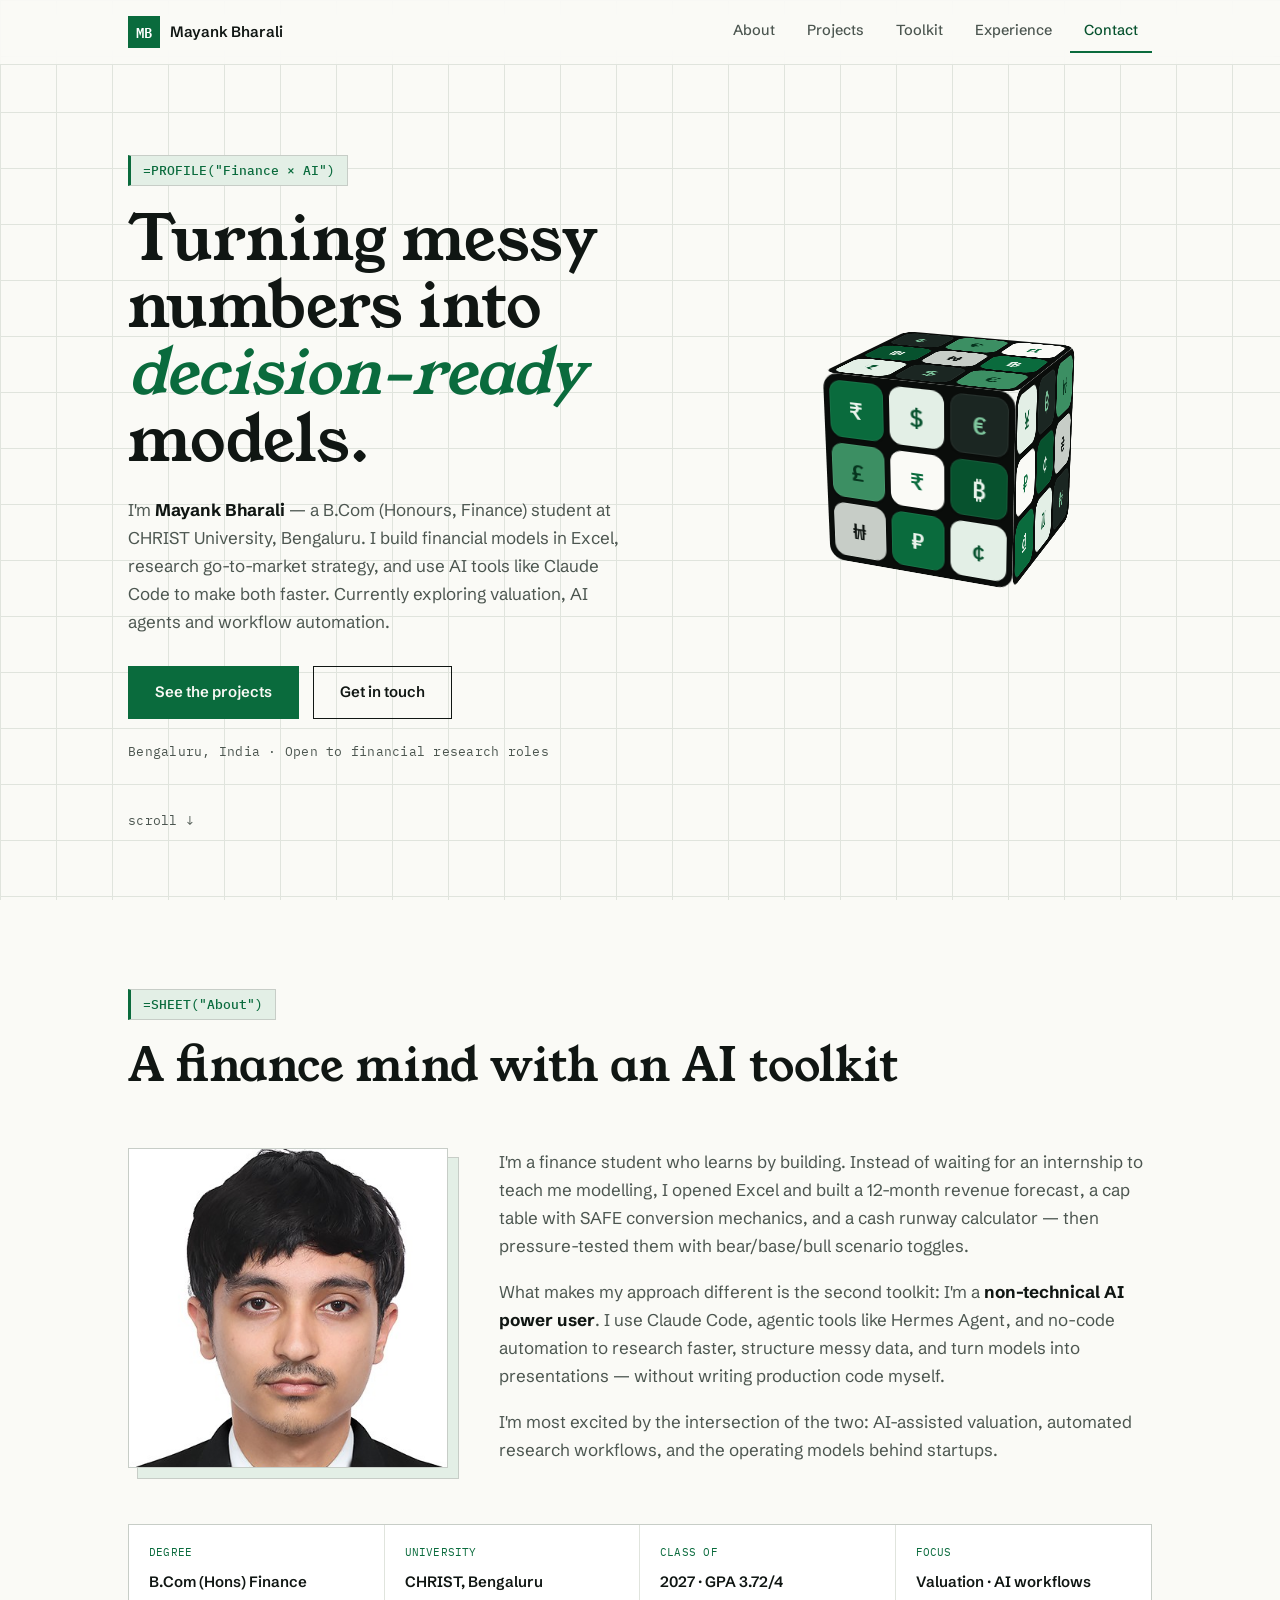
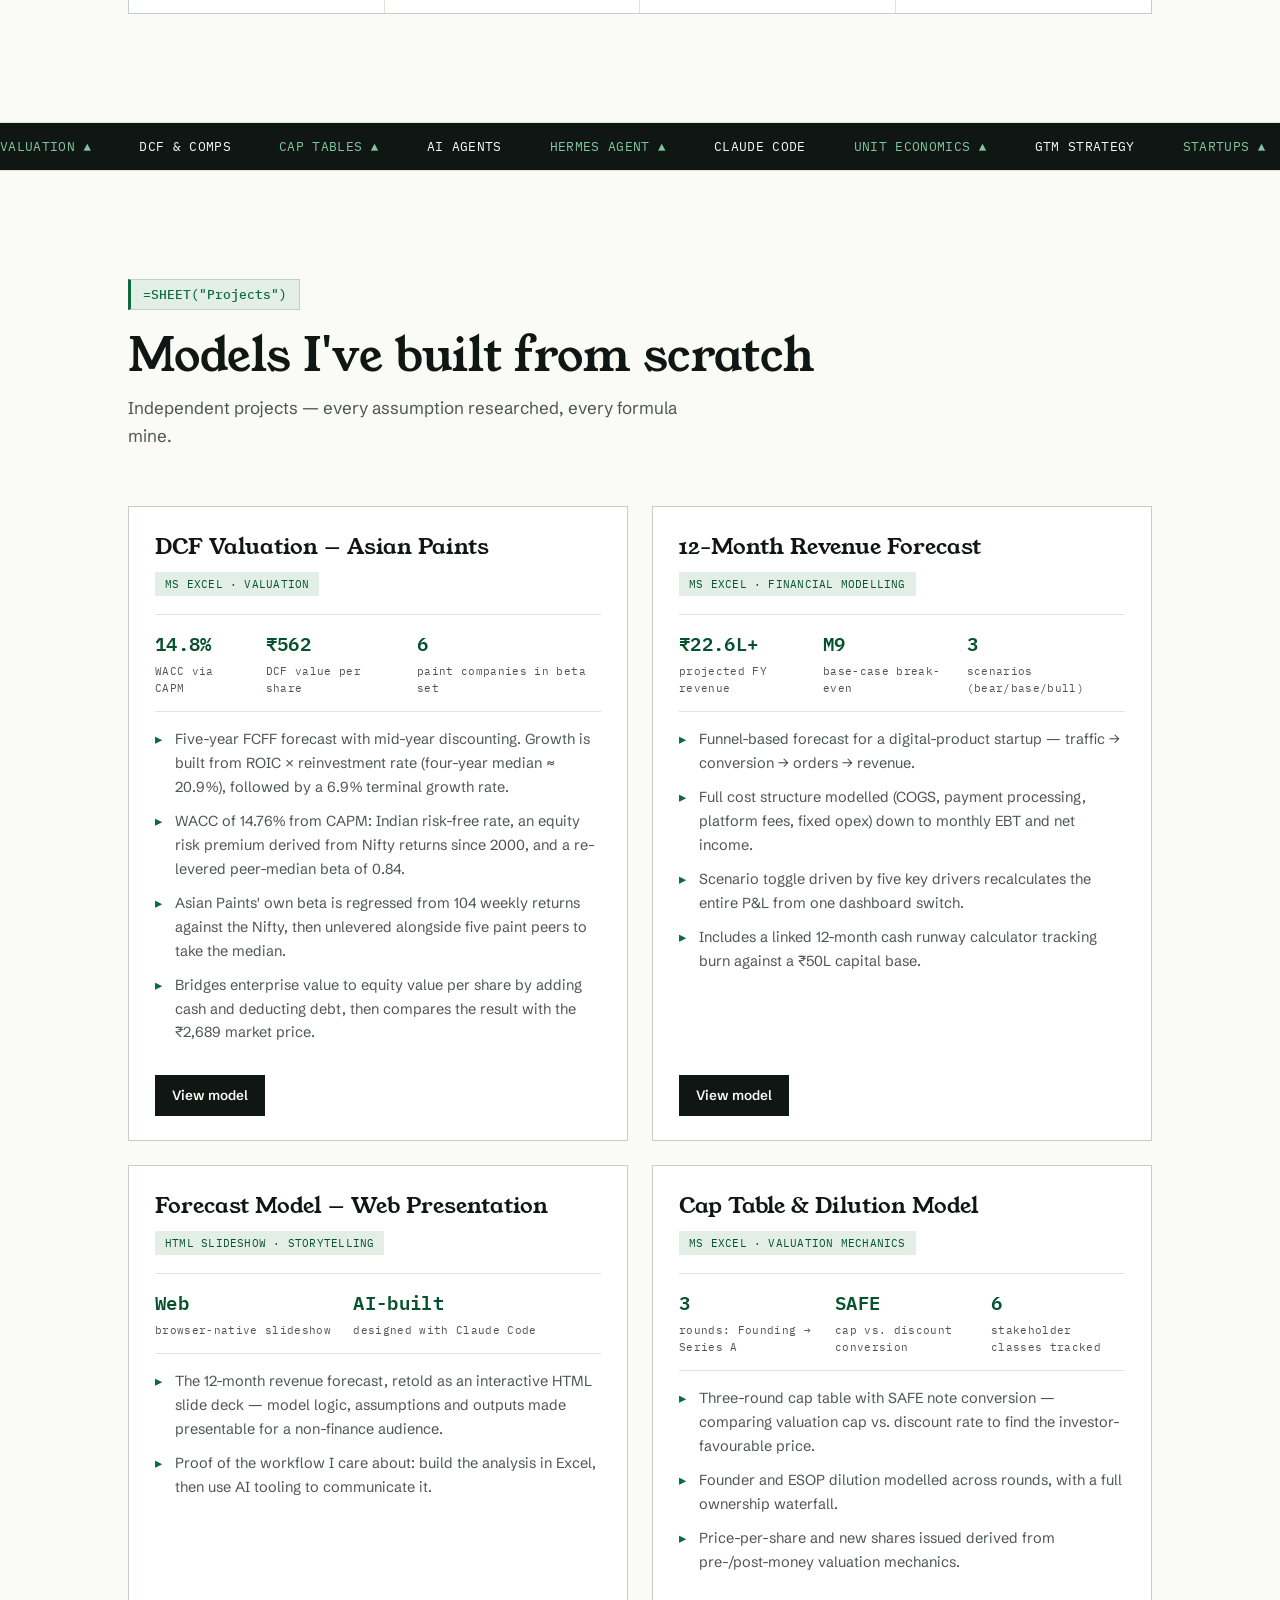
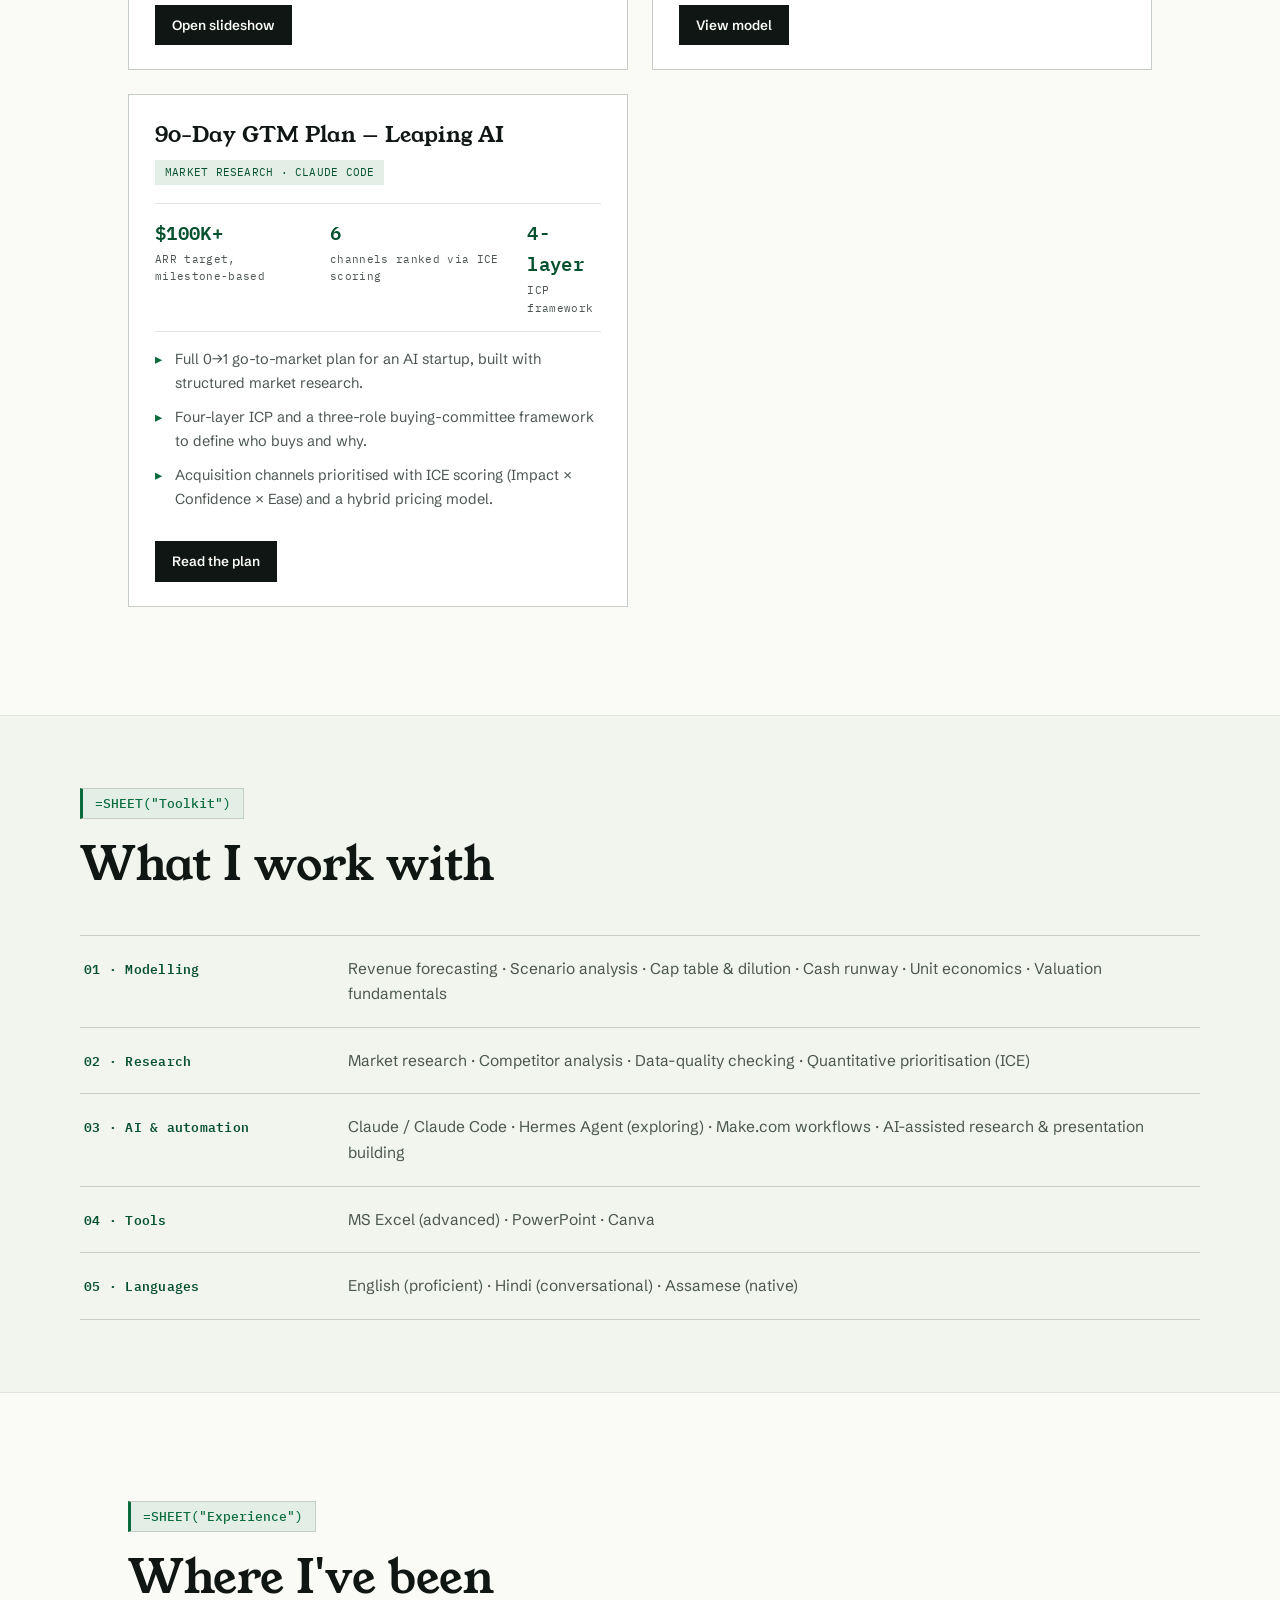
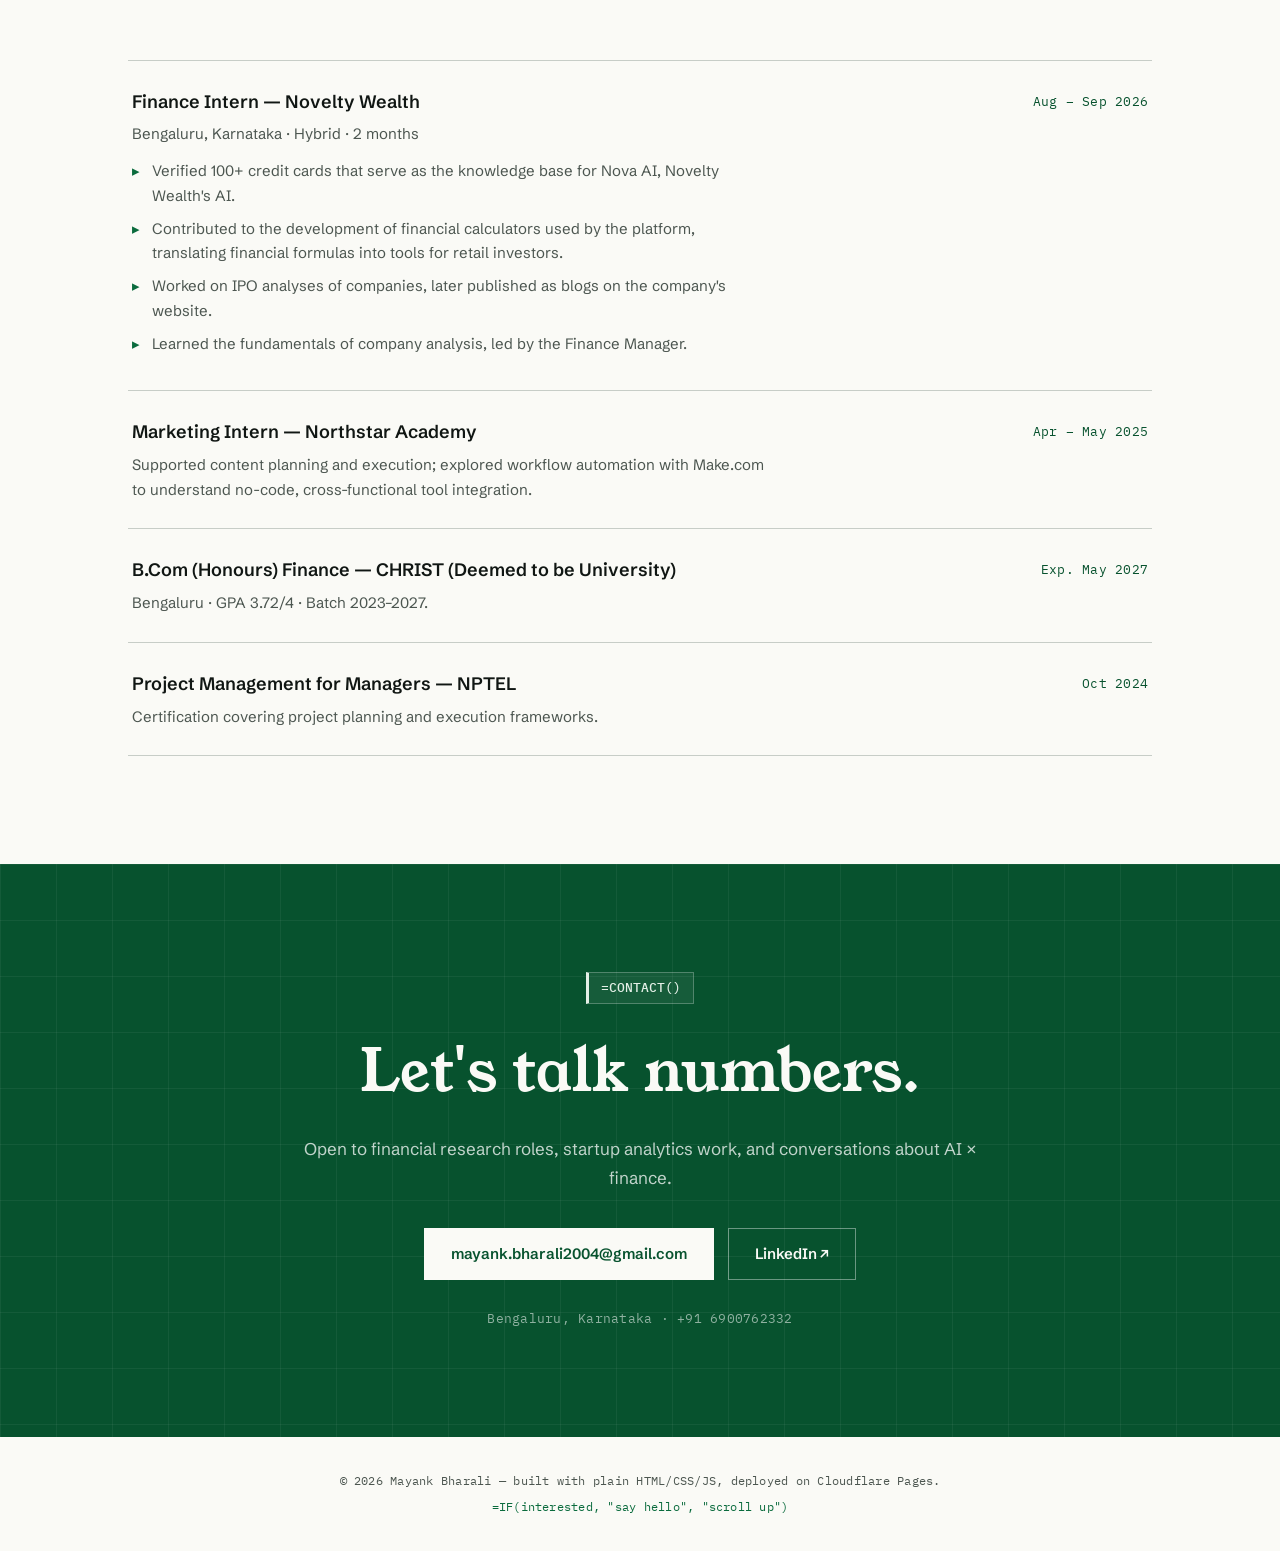
<file: index.html>
<!DOCTYPE html>
<html lang="en">
<head>
  <!-- ============================================================
       MAYANK BHARALI — PORTFOLIO
       ------------------------------------------------------------
       HOW THIS FILE IS ORGANISED (top to bottom):
         1. <head>   : metadata, fonts, stylesheet link
         2. <nav>    : sticky top navigation (sheet-tab style)
         3. <header> : hero — headline + draggable 3D currency cube
         4. <main>   : sections in order:
              #about      — bio, photo placeholder, quick facts
              (ticker)    — scrolling marquee of current interests
              #projects   — project cards (the core of the site)
              #skills     — toolkit grouped as ledger rows
              #experience — internship, certifications, education
              #contact    — email / LinkedIn buttons
         5. <footer> : small print
         6. <script> : js/main.js (all animations live there)

       DESIGN CONCEPT: "the workbook".
       Because the portfolio is built on Excel models, the site
       borrows spreadsheet vernacular — section labels look like
       formulas, project cards behave like selected cells, and the
       hero features a spinnable currency cube. Search for the word
       "PLACEHOLDER" in this file to find everything you still
       need to fill in (links, photo, etc.).
       ============================================================ -->
  <meta charset="UTF-8" />
  <meta name="viewport" content="width=device-width, initial-scale=1.0" />
  <title>Mayank Bharali — Finance × AI Portfolio</title>
  <meta name="description" content="Portfolio of Mayank Bharali — finance student building financial models, valuation tools and AI-powered workflows. Revenue forecasting, cap table modelling, GTM strategy." />

  <!-- Fonts: Young Serif (display headlines), Schibsted Grotesk (body),
       IBM Plex Mono (all numbers / labels — has tabular numerals so
       figures line up like a real spreadsheet). Loaded from Google
       Fonts; works fine on Cloudflare Pages. -->
  <link rel="preconnect" href="https://fonts.googleapis.com" />
  <link rel="preconnect" href="https://fonts.gstatic.com" crossorigin />
  <link href="https://fonts.googleapis.com/css2?family=Young+Serif&family=Schibsted+Grotesk:ital,wght@0,400;0,500;0,600;0,700;1,400&family=IBM+Plex+Mono:wght@400;500;600&display=swap" rel="stylesheet" />

  <link rel="stylesheet" href="css/style.css" />

  <!-- Simple inline favicon: a green square, like a selected cell -->
  <link rel="icon" href="data:image/svg+xml,<svg xmlns='http://www.w3.org/2000/svg' viewBox='0 0 16 16'><rect width='16' height='16' rx='3' fill='%230A6B3D'/><text x='8' y='12' font-size='10' text-anchor='middle' fill='white' font-family='monospace'>M</text></svg>" />
</head>
<body>

  <!-- ==========================================================
       NAVIGATION
       Sticky bar. Links are styled like spreadsheet sheet-tabs.
       The JS highlights whichever section is currently on screen.
       To add a nav item: copy one <a> and point href at a section id.
       ========================================================== -->
  <nav class="nav" id="nav">
    <div class="nav__inner">
      <!-- Logo mark: initials inside a "cell" -->
      <a href="#top" class="nav__logo" aria-label="Back to top">
        <span class="nav__logo-cell">MB</span>
        <span class="nav__logo-name">Mayank&nbsp;Bharali</span>
      </a>

      <!-- Hamburger button, only visible on mobile (JS toggles menu) -->
      <button class="nav__toggle" id="navToggle" aria-label="Open menu" aria-expanded="false">
        <span></span><span></span><span></span>
      </button>

      <div class="nav__links" id="navLinks">
        <a href="#about"      class="nav__link">About</a>
        <a href="#projects"   class="nav__link">Projects</a>
        <a href="#skills"     class="nav__link">Toolkit</a>
        <a href="#experience" class="nav__link">Experience</a>
        <a href="#contact"    class="nav__link">Contact</a>
      </div>
    </div>
  </nav>

  <!-- ==========================================================
       HERO
       Left: eyebrow + headline + subline + CTAs.
       Right: a draggable 3D Rubik's cube of currency symbols, floating
       directly on the page background (no card around it).
       All animation logic is in js/main.js (search "RUBIK").
       ========================================================== -->
  <header class="hero" id="top">
    <div class="hero__inner">

      <div class="hero__copy">
        <!-- Eyebrow styled like a formula — the site's signature motif -->
        <p class="formula hero__eyebrow">=PROFILE(&quot;Finance × AI&quot;)</p>

        <h1 class="hero__title">
          Turning messy numbers into
          <em>decision-ready</em> models.
        </h1>

        <p class="hero__sub">
          I'm <strong>Mayank Bharali</strong> — a B.Com (Honours, Finance) student at
          CHRIST University, Bengaluru. I build financial models in Excel, research
          go-to-market strategy, and use AI tools like Claude Code to make both
          faster. Currently exploring valuation, AI agents and workflow automation.
        </p>

        <div class="hero__actions">
          <a href="#projects" class="btn btn--primary">See the projects</a>
          <a href="#contact" class="btn btn--ghost">Get in touch</a>
        </div>

        <!-- Small trust line under the buttons -->
        <p class="hero__meta mono">Bengaluru, India · Open to financial research roles</p>
      </div>

      <!-- The live model cube (signature element). Sits directly on the
           hero's own background — no card/box around it, just the cube.
           It's a CSS 3D cube (6 faces × 9 tiles, every tile a
           world-currency symbol on an on-theme tile colour) that the
           visitor can spin by dragging — it rotates in place, never
           leaving its spot. Built entirely in js/main.js (search
           "RUBIK"); this stage is just the mount point. -->
      <div class="hero__cube">
        <div class="rubik-stage" id="rubikStage" role="img"
             aria-label="Interactive 3D cube of world-currency symbols — drag, or use arrow keys, to spin it"></div>
      </div>

    </div>

    <!-- Scroll hint at the bottom of the hero -->
    <a href="#about" class="hero__scroll mono" aria-label="Scroll to about section">scroll ↓</a>
  </header>

  <main>

    <!-- ==========================================================
         ABOUT
         Two columns: photo placeholder + narrative, then a row of
         "quick fact" cells underneath.
         Every section uses the same skeleton:
           <section class="section" id="...">
             <div class="section__head"> formula eyebrow + title </div>
             ...content...
           </section>
         The class "reveal" on any element makes it fade-slide in
         when scrolled into view (handled by js/main.js).
         ========================================================== -->
    <section class="section" id="about">
      <div class="section__head reveal">
        <p class="formula">=SHEET(&quot;About&quot;)</p>
        <h2 class="section__title">A finance mind with an AI toolkit</h2>
      </div>

      <div class="about__grid">
        <img src="assets/img/profile.jpg" alt="Mayank Bharali" class="about__photo reveal" />

        <div class="about__copy reveal">
          <p>
            I'm a finance student who learns by building. Instead of waiting for an
            internship to teach me modelling, I opened Excel and built a 12-month
            revenue forecast, a cap table with SAFE conversion mechanics, and a
            cash runway calculator — then pressure-tested them with bear/base/bull
            scenario toggles.
          </p>
          <p>
            What makes my approach different is the second toolkit: I'm a
            <strong>non-technical AI power user</strong>. I use Claude Code, agentic
            tools like Hermes Agent, and no-code automation to research faster,
            structure messy data, and turn models into presentations — without
            writing production code myself.
          </p>
          <p>
            I'm most excited by the intersection of the two: AI-assisted valuation,
            automated research workflows, and the operating models behind startups.
          </p>
        </div>
      </div>

      <!-- Quick facts row — styled like a row of spreadsheet cells.
           To add a fact: copy one .fact div. -->
      <div class="facts reveal">
        <div class="fact">
          <span class="fact__label mono">Degree</span>
          <span class="fact__value">B.Com (Hons) Finance</span>
        </div>
        <div class="fact">
          <span class="fact__label mono">University</span>
          <span class="fact__value">CHRIST, Bengaluru</span>
        </div>
        <div class="fact">
          <span class="fact__label mono">Class of</span>
          <span class="fact__value">2027 · GPA 3.72/4</span>
        </div>
        <div class="fact">
          <span class="fact__label mono">Focus</span>
          <span class="fact__value">Valuation · AI workflows</span>
        </div>
      </div>
    </section>

    <!-- ==========================================================
         TICKER
         A stock-ticker style marquee of current interests.
         Pure CSS animation (see .ticker in style.css). The list is
         duplicated once so the loop is seamless — if you edit the
         items, edit BOTH copies identically.
         ========================================================== -->
    <div class="ticker" aria-hidden="true">
      <div class="ticker__track mono">
        <span>VALUATION ▲</span><span>DCF &amp; COMPS</span><span>CAP TABLES ▲</span>
        <span>AI AGENTS</span><span>HERMES AGENT ▲</span><span>CLAUDE CODE</span>
        <span>UNIT ECONOMICS ▲</span><span>GTM STRATEGY</span><span>STARTUPS ▲</span>
        <span>WORKFLOW AUTOMATION</span>
        <!-- duplicate for seamless loop -->
        <span>VALUATION ▲</span><span>DCF &amp; COMPS</span><span>CAP TABLES ▲</span>
        <span>AI AGENTS</span><span>HERMES AGENT ▲</span><span>CLAUDE CODE</span>
        <span>UNIT ECONOMICS ▲</span><span>GTM STRATEGY</span><span>STARTUPS ▲</span>
        <span>WORKFLOW AUTOMATION</span>
      </div>
    </div>

    <!-- ==========================================================
         PROJECTS
         The core section. Each project is an <article class="card">.
         Cards look like spreadsheet cells: on hover they get a green
         "selected cell" border with a corner handle (pure CSS).

         TO ADD A PROJECT: copy an entire <article class="card"> block
         and edit the contents. TO REMOVE: delete the block.
         Each card has:
           .card__top     — tab-style title + tool tag
           .card__metrics — 2-3 headline numbers (mono font)
           .card__body    — bullets describing the work
           .card__links   — buttons; the model/deck files they
                            download live in data/projects/
         ========================================================== -->
    <section class="section" id="projects">
      <div class="section__head reveal">
        <p class="formula">=SHEET(&quot;Projects&quot;)</p>
        <h2 class="section__title">Models I've built from scratch</h2>
        <p class="section__sub">Independent projects — every assumption researched, every formula mine.</p>
      </div>

      <div class="cards">

        <!-- ── PROJECT 1: DCF valuation ─────────────────────────── -->
        <article class="card reveal">
          <div class="card__top">
            <h3 class="card__title">DCF Valuation — Asian Paints</h3>
            <span class="tag mono">MS Excel · Valuation</span>
          </div>
          <div class="card__metrics mono">
            <div><b>14.8%</b><span>WACC via CAPM</span></div>
            <div><b>₹562</b><span>DCF value per share</span></div>
            <div><b>6</b><span>paint companies in beta set</span></div>
          </div>
          <ul class="card__body">
            <li>Five-year FCFF forecast with mid-year discounting. Growth is built from ROIC × reinvestment rate (four-year median ≈ 20.9%), followed by a 6.9% terminal growth rate.</li>
            <li>WACC of 14.76% from CAPM: Indian risk-free rate, an equity risk premium derived from Nifty returns since 2000, and a re-levered peer-median beta of 0.84.</li>
            <li>Asian Paints' own beta is regressed from 104 weekly returns against the Nifty, then unlevered alongside five paint peers to take the median.</li>
            <li>Bridges enterprise value to equity value per share by adding cash and deducting debt, then compares the result with the ₹2,689 market price.</li>
          </ul>
          <div class="card__links">
            <!-- Downloads the real Excel model from data/projects/ -->
            <a href="data/projects/Practice%20Asian%20Paints.xlsx" class="btn btn--small" download>View model</a>
          </div>
        </article>

        <!-- ── PROJECT 2: Revenue forecast ─────────────────────── -->
        <article class="card reveal">
          <div class="card__top">
            <h3 class="card__title">12-Month Revenue Forecast</h3>
            <span class="tag mono">MS Excel · Financial modelling</span>
          </div>
          <div class="card__metrics mono">
            <div><b>₹22.6L+</b><span>projected FY revenue</span></div>
            <div><b>M9</b><span>base-case break-even</span></div>
            <div><b>3</b><span>scenarios (bear/base/bull)</span></div>
          </div>
          <ul class="card__body">
            <li>Funnel-based forecast for a digital-product startup — traffic → conversion → orders → revenue.</li>
            <li>Full cost structure modelled (COGS, payment processing, platform fees, fixed opex) down to monthly EBT and net income.</li>
            <li>Scenario toggle driven by five key drivers recalculates the entire P&amp;L from one dashboard switch.</li>
            <li>Includes a linked 12-month cash runway calculator tracking burn against a ₹50L capital base.</li>
          </ul>
          <div class="card__links">
            <!-- Downloads the real Excel model from data/projects/ -->
            <a href="data/projects/12%20Month%20Revenue%20Forecast%2C%20Cash%20Runway%2C%20Scenario%20Analysis.xlsx" class="btn btn--small" download>View model</a>
          </div>
        </article>

        <!-- ── PROJECT 3: HTML slideshow ───────────────────────── -->
        <article class="card reveal">
          <div class="card__top">
            <h3 class="card__title">Forecast Model — Web Presentation</h3>
            <span class="tag mono">HTML slideshow · Storytelling</span>
          </div>
          <div class="card__metrics mono">
            <div><b>Web</b><span>browser-native slideshow</span></div>
            <div><b>AI-built</b><span>designed with Claude Code</span></div>
          </div>
          <ul class="card__body">
            <li>The 12-month revenue forecast, retold as an interactive HTML slide deck — model logic, assumptions and outputs made presentable for a non-finance audience.</li>
            <li>Proof of the workflow I care about: build the analysis in Excel, then use AI tooling to communicate it.</li>
          </ul>
          <div class="card__links">
            <!-- Opens the standalone HTML deck in revenue-forecast-deck/
                 (a self-contained mini site — its own index.html/css/js). -->
            <a href="revenue-forecast-deck/index.html" class="btn btn--small" target="_blank" rel="noopener">Open slideshow</a>
          </div>
        </article>

        <!-- ── PROJECT 4: Cap table ─────────────────────────────── -->
        <article class="card reveal">
          <div class="card__top">
            <h3 class="card__title">Cap Table &amp; Dilution Model</h3>
            <span class="tag mono">MS Excel · Valuation mechanics</span>
          </div>
          <div class="card__metrics mono">
            <div><b>3</b><span>rounds: Founding → Series A</span></div>
            <div><b>SAFE</b><span>cap vs. discount conversion</span></div>
            <div><b>6</b><span>stakeholder classes tracked</span></div>
          </div>
          <ul class="card__body">
            <li>Three-round cap table with SAFE note conversion — comparing valuation cap vs. discount rate to find the investor-favourable price.</li>
            <li>Founder and ESOP dilution modelled across rounds, with a full ownership waterfall.</li>
            <li>Price-per-share and new shares issued derived from pre-/post-money valuation mechanics.</li>
          </ul>
          <div class="card__links">
            <!-- Downloads the real Excel model from data/projects/ -->
            <a href="data/projects/Cap%20Table%20and%20Dilution%20model.xlsx" class="btn btn--small" download>View model</a>
          </div>
        </article>

        <!-- ── PROJECT 5: GTM plan ──────────────────────────────── -->
        <article class="card reveal">
          <div class="card__top">
            <h3 class="card__title">90-Day GTM Plan — Leaping AI</h3>
            <span class="tag mono">Market research · Claude Code</span>
          </div>
          <div class="card__metrics mono">
            <div><b>$100K+</b><span>ARR target, milestone-based</span></div>
            <div><b>6</b><span>channels ranked via ICE scoring</span></div>
            <div><b>4-layer</b><span>ICP framework</span></div>
          </div>
          <ul class="card__body">
            <li>Full 0→1 go-to-market plan for an AI startup, built with structured market research.</li>
            <li>Four-layer ICP and a three-role buying-committee framework to define who buys and why.</li>
            <li>Acquisition channels prioritised with ICE scoring (Impact × Confidence × Ease) and a hybrid pricing model.</li>
          </ul>
          <div class="card__links">
            <!-- Downloads the real PowerPoint deck from data/projects/ -->
            <a href="data/projects/Leaping%20AI%2090%20Day%20GTM%20plan.pptx" class="btn btn--small" download>Read the plan</a>
          </div>
        </article>

      </div>
    </section>

    <!-- ==========================================================
         SKILLS / TOOLKIT
         Ledger-style rows: category on the left, items on the right.
         To add a row: copy one .ledger__row div.
         ========================================================== -->
    <section class="section section--tint" id="skills">
      <div class="section__head reveal">
        <p class="formula">=SHEET(&quot;Toolkit&quot;)</p>
        <h2 class="section__title">What I work with</h2>
      </div>

      <div class="ledger reveal">
        <div class="ledger__row">
          <span class="ledger__cat mono">01 · Modelling</span>
          <p class="ledger__items">Revenue forecasting · Scenario analysis · Cap table &amp; dilution · Cash runway · Unit economics · Valuation fundamentals</p>
        </div>
        <div class="ledger__row">
          <span class="ledger__cat mono">02 · Research</span>
          <p class="ledger__items">Market research · Competitor analysis · Data-quality checking · Quantitative prioritisation (ICE)</p>
        </div>
        <div class="ledger__row">
          <span class="ledger__cat mono">03 · AI &amp; automation</span>
          <p class="ledger__items">Claude / Claude Code · Hermes Agent (exploring) · Make.com workflows · AI-assisted research &amp; presentation building</p>
        </div>
        <div class="ledger__row">
          <span class="ledger__cat mono">04 · Tools</span>
          <p class="ledger__items">MS Excel (advanced) · PowerPoint · Canva</p>
        </div>
        <div class="ledger__row">
          <span class="ledger__cat mono">05 · Languages</span>
          <p class="ledger__items">English (proficient) · Hindi (conversational) · Assamese (native)</p>
        </div>
      </div>
    </section>

    <!-- ==========================================================
         EXPERIENCE + CERTIFICATIONS + EDUCATION
         Simple timeline rows. Dates are right-aligned in mono so
         they line up like a ledger. To add an entry: copy a .entry.
         ========================================================== -->
    <section class="section" id="experience">
      <div class="section__head reveal">
        <p class="formula">=SHEET(&quot;Experience&quot;)</p>
        <h2 class="section__title">Where I've been</h2>
      </div>

      <div class="entries">
        <div class="entry reveal">
          <div class="entry__main">
            <h3 class="entry__title">Finance Intern — Novelty Wealth</h3>
            <p class="entry__desc">Bengaluru, Karnataka · Hybrid · 2 months</p>
            <ul class="entry__list">
              <li>Verified 100+ credit cards that serve as the knowledge base for Nova AI, Novelty Wealth's AI.</li>
              <li>Contributed to the development of financial calculators used by the platform, translating financial formulas into tools for retail investors.</li>
              <li>Worked on IPO analyses of companies, later published as blogs on the company's website.</li>
              <li>Learned the fundamentals of company analysis, led by the Finance Manager.</li>
            </ul>
          </div>
          <span class="entry__date mono">Aug – Sep 2026</span>
        </div>

        <div class="entry reveal">
          <div class="entry__main">
            <h3 class="entry__title">Marketing Intern — Northstar Academy</h3>
            <p class="entry__desc">Supported content planning and execution; explored workflow automation with Make.com to understand no-code, cross-functional tool integration.</p>
          </div>
          <span class="entry__date mono">Apr – May 2025</span>
        </div>

        <div class="entry reveal">
          <div class="entry__main">
            <h3 class="entry__title">B.Com (Honours) Finance — CHRIST (Deemed to be University)</h3>
            <p class="entry__desc">Bengaluru · GPA 3.72/4 · Batch 2023–2027.</p>
          </div>
          <span class="entry__date mono">Exp. May 2027</span>
        </div>

        <div class="entry reveal">
          <div class="entry__main">
            <h3 class="entry__title">Project Management for Managers — NPTEL</h3>
            <p class="entry__desc">Certification covering project planning and execution frameworks.</p>
          </div>
          <span class="entry__date mono">Oct 2024</span>
        </div>

        <!-- PLACEHOLDER: add future internships / roles here by
             copying one .entry block above. -->
      </div>
    </section>

    <!-- ==========================================================
         CONTACT
         Big closing statement + contact buttons.
         ========================================================== -->
    <section class="section section--contact" id="contact">
      <div class="contact__inner reveal">
        <p class="formula formula--light">=CONTACT()</p>
        <h2 class="contact__title">Let's talk numbers.</h2>
        <p class="contact__sub">
          Open to financial research roles, startup analytics work,
          and conversations about AI × finance.
        </p>
        <div class="contact__actions">
          <a href="mailto:mayank.bharali2004@gmail.com" class="btn btn--light">mayank.bharali2004@gmail.com</a>
          <a href="https://www.linkedin.com/in/mayank-bharali/" class="btn btn--ghost-light" target="_blank" rel="noopener">LinkedIn ↗</a>
        </div>
        <p class="contact__meta mono">Bengaluru, Karnataka · +91 6900762332</p>
      </div>
    </section>

  </main>

  <!-- ==========================================================
       FOOTER
       ========================================================== -->
  <footer class="footer">
    <p class="mono">© <span id="year">2026</span> Mayank Bharali — built with plain HTML/CSS/JS, deployed on Cloudflare Pages.</p>
    <p class="mono footer__wink">=IF(interested, &quot;say hello&quot;, &quot;scroll up&quot;)</p>
  </footer>

  <!-- All interactivity & animation logic -->
  <script src="js/main.js"></script>
</body>
</html>
</file>
<file: css/style.css>
/* ================================================================
   MAYANK BHARALI — PORTFOLIO STYLESHEET
   ----------------------------------------------------------------
   TABLE OF CONTENTS (search for the number to jump):
     [0] Design tokens (colors, fonts, spacing) — EDIT COLORS HERE
     [1] Reset & base styles
     [2] Shared utilities (.mono, .formula, .btn, .section, .reveal)
     [3] Navigation
     [4] Hero + live model panel + chart
     [5] About section
     [6] Ticker marquee
     [7] Project cards
     [8] Skills ledger
     [9] Experience entries
     [10] Contact + footer
     [11] Responsive breakpoints
     [12] Reduced motion (accessibility)

   HOW THE THEME WORKS:
   Every color used anywhere in the site is defined once as a CSS
   variable in [0]. Change --green there and the whole site follows.
   ================================================================ */


/* [0] ─── DESIGN TOKENS ─────────────────────────────────────────── */
:root {
  /* Palette — "royal white, banknote green, silver, ink" */
  --paper:      #FAFAF6;   /* royal white — page background          */
  --paper-2:    #F2F4EE;   /* slightly deeper white for tint panels  */
  --ink:        #101613;   /* near-black text                        */
  --ink-soft:   #4C5650;   /* secondary text                         */
  --green:      #0A6B3D;   /* primary green — accents, buttons       */
  --green-deep: #07522E;   /* hover / dark panels                    */
  --green-tint: #E3EFE6;   /* pale green fills                       */
  --silver:     #C7CDC7;   /* silver hints — borders, dividers       */
  --hairline:   #E0E4DD;   /* lightest rule lines                    */

  /* Type — loaded in index.html <head> */
  --font-display: "Young Serif", Georgia, serif;          /* headlines   */
  --font-body:    "Schibsted Grotesk", system-ui, sans-serif; /* paragraphs */
  --font-mono:    "IBM Plex Mono", Consolas, monospace;   /* numbers/labels */

  /* Layout rhythm */
  --max-width: 1120px;     /* page content width                     */
  --pad-x: clamp(20px, 5vw, 48px);   /* horizontal page padding      */
  --section-gap: clamp(72px, 12vh, 140px); /* space between sections */

  /* Motion */
  --ease: cubic-bezier(0.22, 1, 0.36, 1); /* smooth deceleration     */
}


/* [1] ─── RESET & BASE ──────────────────────────────────────────── */
*, *::before, *::after { box-sizing: border-box; margin: 0; padding: 0; }

html { scroll-behavior: smooth; }

/* When a nav link jumps to a section, leave room for the sticky
   nav bar so headings don't hide underneath it. */
[id] { scroll-margin-top: 72px; }

body {
  background: var(--paper);
  color: var(--ink);
  font-family: var(--font-body);
  font-size: 17px;
  line-height: 1.65;
  -webkit-font-smoothing: antialiased;
  /* Faint cell-grid background across the whole page — the
     "workbook" texture. Very low contrast so text stays readable. */
  background-image:
    linear-gradient(var(--hairline) 1px, transparent 1px),
    linear-gradient(90deg, var(--hairline) 1px, transparent 1px);
  background-size: 56px 56px;
  background-attachment: fixed;
}

img { max-width: 100%; display: block; }

a { color: inherit; }

/* Visible keyboard focus everywhere (accessibility) */
:focus-visible {
  outline: 2px solid var(--green);
  outline-offset: 3px;
  border-radius: 2px;
}

::selection { background: var(--green); color: #fff; }


/* [2] ─── SHARED UTILITIES ──────────────────────────────────────── */

/* Mono utility: numbers, labels, dates. tabular-nums makes digits
   equal-width so figures align like spreadsheet columns. */
.mono {
  font-family: var(--font-mono);
  font-variant-numeric: tabular-nums;
  letter-spacing: 0.02em;
}

/* The "formula" eyebrow — the site's signature label style.
   Looks like an Excel formula: =SHEET("Projects") */
.formula {
  font-family: var(--font-mono);
  font-size: 13px;
  font-weight: 500;
  color: var(--green);
  background: var(--green-tint);
  border: 1px solid var(--silver);
  border-left: 3px solid var(--green);
  display: inline-block;
  padding: 4px 12px;
  margin-bottom: 20px;
}
.formula--light {           /* variant for the dark contact section */
  color: var(--green-tint);
  background: rgba(255,255,255,0.06);
  border-color: rgba(255,255,255,0.25);
  border-left-color: var(--green-tint);
}

/* Buttons. Base + variants. Slight lift on hover. */
.btn {
  display: inline-block;
  font-family: var(--font-body);
  font-weight: 600;
  font-size: 15px;
  text-decoration: none;
  padding: 13px 26px;
  border: 1.5px solid var(--ink);
  background: var(--ink);
  color: var(--paper);
  transition: transform 0.25s var(--ease), background 0.25s, color 0.25s, box-shadow 0.25s;
}
.btn:hover { transform: translateY(-2px); box-shadow: 0 6px 18px rgba(16,22,19,0.18); }

.btn--primary { background: var(--green); border-color: var(--green); }
.btn--primary:hover { background: var(--green-deep); border-color: var(--green-deep); }

.btn--ghost {              /* outline style on light background */
  background: transparent;
  color: var(--ink);
}
.btn--ghost:hover { background: var(--ink); color: var(--paper); }

.btn--small { padding: 8px 16px; font-size: 13.5px; }

.btn--light {              /* solid style on the dark contact panel */
  background: var(--paper);
  border-color: var(--paper);
  color: var(--green-deep);
}
.btn--ghost-light {        /* outline style on the dark contact panel */
  background: transparent;
  border-color: rgba(255,255,255,0.4);
  color: var(--paper);
}
.btn--ghost-light:hover { background: rgba(255,255,255,0.1); }

/* Section skeleton: shared spacing + header layout */
.section {
  max-width: var(--max-width);
  margin: 0 auto;
  padding: var(--section-gap) var(--pad-x) 0;
}
.section__title {
  font-family: var(--font-display);
  font-size: clamp(30px, 4.5vw, 46px);
  line-height: 1.12;
  font-weight: 400;
}
.section__sub { color: var(--ink-soft); margin-top: 12px; max-width: 560px; }
.section__head { margin-bottom: clamp(36px, 5vw, 56px); }

/* Tinted full-bleed section (skills). The inner content still
   respects --max-width via padding. */
.section--tint {
  max-width: none;
  background: var(--paper-2);
  border-top: 1px solid var(--hairline);
  border-bottom: 1px solid var(--hairline);
  margin-top: var(--section-gap);
  padding: clamp(56px, 8vh, 96px) var(--pad-x);
}
.section--tint .section__head,
.section--tint .ledger { max-width: var(--max-width); margin-left: auto; margin-right: auto; }
.section--tint .section__head { margin-bottom: clamp(28px, 4vw, 44px); }

/* Scroll-reveal: elements start hidden + shifted down; JS adds
   .is-visible when they enter the viewport. */
.reveal {
  opacity: 0;
  transform: translateY(24px);
  transition: opacity 0.7s var(--ease), transform 0.7s var(--ease);
}
.reveal.is-visible { opacity: 1; transform: none; }


/* [3] ─── NAVIGATION ────────────────────────────────────────────── */
.nav {
  position: sticky;
  top: 0;
  z-index: 100;
  background: rgba(250, 250, 246, 0.88);
  backdrop-filter: blur(10px);          /* frosted glass effect      */
  border-bottom: 1px solid var(--hairline);
}
.nav__inner {
  max-width: var(--max-width);
  margin: 0 auto;
  padding: 0 var(--pad-x);
  display: flex;
  align-items: center;
  justify-content: space-between;
  height: 64px;
}
.nav__logo { display: flex; align-items: center; gap: 10px; text-decoration: none; }
.nav__logo-cell {                       /* initials in a green cell  */
  font-family: var(--font-mono);
  font-weight: 600;
  font-size: 14px;
  color: #fff;
  background: var(--green);
  padding: 4px 8px;
}
.nav__logo-name { font-weight: 600; font-size: 15px; }

.nav__links { display: flex; align-items: center; gap: 4px; }

/* Nav links styled like spreadsheet sheet-tabs: flat, bottom border
   appears on hover/active. .is-active is set by JS scroll-spy. */
.nav__link {
  font-size: 14.5px;
  font-weight: 500;
  text-decoration: none;
  color: var(--ink-soft);
  padding: 8px 14px;
  border-bottom: 2px solid transparent;
  transition: color 0.2s, border-color 0.2s, background 0.2s;
}
.nav__link:hover { color: var(--ink); background: var(--green-tint); }
.nav__link.is-active { color: var(--green-deep); border-bottom-color: var(--green); }

/* Hamburger — hidden on desktop, shown in the mobile breakpoint */
.nav__toggle { display: none; background: none; border: none; cursor: pointer; padding: 8px; }
.nav__toggle span {
  display: block;
  width: 22px; height: 2px;
  background: var(--ink);
  margin: 5px 0;
  transition: transform 0.3s var(--ease), opacity 0.3s;
}
/* X shape when menu is open */
.nav__toggle.is-open span:nth-child(1) { transform: translateY(7px) rotate(45deg); }
.nav__toggle.is-open span:nth-child(2) { opacity: 0; }
.nav__toggle.is-open span:nth-child(3) { transform: translateY(-7px) rotate(-45deg); }


/* [4] ─── HERO ──────────────────────────────────────────────────── */
.hero {
  max-width: var(--max-width);
  margin: 0 auto;
  padding: clamp(56px, 10vh, 120px) var(--pad-x) 48px;
  position: relative;
}
.hero__inner {
  display: grid;
  grid-template-columns: 1.15fr 1fr;   /* copy slightly wider than panel */
  gap: clamp(32px, 5vw, 64px);
  align-items: center;
}

/* Load-in choreography: each element fades up with a stagger.
   (Class .loaded is added to <body> by JS once the page is ready;
   without JS everything is simply visible — safe fallback.) */
.hero__eyebrow, .hero__title, .hero__sub, .hero__actions, .hero__meta, .hero__cube {
  animation: heroRise 0.9s var(--ease) backwards;
}
.hero__title  { animation-delay: 0.08s; }
.hero__sub    { animation-delay: 0.18s; }
.hero__actions{ animation-delay: 0.28s; }
.hero__meta   { animation-delay: 0.36s; }
.hero__cube   { animation-delay: 0.25s; }

@keyframes heroRise {
  from { opacity: 0; transform: translateY(26px); }
  to   { opacity: 1; transform: none; }
}

.hero__title {
  font-family: var(--font-display);
  font-weight: 400;
  font-size: clamp(38px, 5.4vw, 62px);
  line-height: 1.08;
  margin-bottom: 22px;
}
.hero__title em {                      /* the one italic accent word */
  font-style: italic;
  color: var(--green);
}
.hero__sub { color: var(--ink-soft); max-width: 520px; margin-bottom: 30px; }
.hero__sub strong { color: var(--ink); }
.hero__actions { display: flex; gap: 14px; flex-wrap: wrap; }
.hero__meta { margin-top: 22px; font-size: 12.5px; color: var(--ink-soft); }

.hero__scroll {
  display: inline-block;
  margin-top: 48px;
  font-size: 12.5px;
  color: var(--ink-soft);
  text-decoration: none;
}
.hero__scroll:hover { color: var(--green); }

/* ── The live model cube (signature element) ───────────────────
   No card/box here on purpose — the cube sits directly on the
   page's own background. .hero__cube is just the grid slot + the
   entrance-animation hook — left as a plain block so .rubik-stage
   (a block child) stretches to its full width and can centre/offset
   the cube within it; all its visuals live on .rubik-stage. */
.hero__cube { display: block; }

/* ── Rubik's cube ────────────────────────────────────────────
   A CSS 3D cube built and spun by js/main.js. The stage is the
   fixed spot it lives in; the cube rotates in place inside it.
   --cube sets the edge length; --half (its centre offset) is used
   to push each face out to the surface. */
.rubik-stage {
  --cube: 188px;
  --half: calc(var(--cube) / 2);
  position: relative;
  height: clamp(230px, 32vh, 280px);
  display: flex;
  align-items: center;
  justify-content: center;
  margin-bottom: 16px;
  perspective: 1050px;             /* depth of the 3D projection      */
  cursor: grab;
  touch-action: none;              /* dragging the cube never scrolls */
  user-select: none;
  /* Nudged right of dead-centre so it lines up better against the
     copy column — purely a visual offset, doesn't affect the drag/
     spin math (that's all rotation, no position change). Reset to
     0 on the stacked mobile layout below, where it's centred instead. */
  transform: translateX(26px);
  /* Soft on-theme glow behind the cube — echoes the reference photo's
     coloured backdrop without leaving the palette. */
  background: radial-gradient(130px 120px at 50% 44%, var(--green-tint), transparent 72%);
}
.rubik-stage.is-grabbing { cursor: grabbing; }

/* Wrapper does ONLY the gentle vertical bob, so it never competes
   with the JS-driven rotation applied to .rubik inside it. */
.rubik-float { transform-style: preserve-3d; animation: rubikBob 6s ease-in-out infinite; }
@keyframes rubikBob {
  0%, 100% { transform: translateY(-7px); }
  50%      { transform: translateY(7px); }
}

/* The cube. JS updates --rx / --ry every frame to spin it. */
.rubik {
  position: relative;
  width: var(--cube);
  height: var(--cube);
  transform-style: preserve-3d;
  transform: rotateX(var(--rx, -24deg)) rotateY(var(--ry, -30deg));
}

/* Each face is a 3×3 grid of tiles on a dark "plastic" body; the
   gaps let that body show through, like a real cube's frame. */
.rubik__face {
  position: absolute;
  inset: 0;
  display: grid;
  grid-template-columns: repeat(3, 1fr);
  grid-template-rows: repeat(3, 1fr);
  gap: 6px;
  padding: 6px;
  box-sizing: border-box;
  border-radius: 15px;
  background: #0A0D0B;             /* cube body (near-black)          */
  backface-visibility: hidden;     /* faces turned away disappear     */
}
/* Push each face out to its side of the cube. */
.rubik__face--front  { transform: rotateY(0deg)    translateZ(var(--half)); }
.rubik__face--back   { transform: rotateY(180deg)  translateZ(var(--half)); }
.rubik__face--right  { transform: rotateY(90deg)   translateZ(var(--half)); }
.rubik__face--left   { transform: rotateY(-90deg)  translateZ(var(--half)); }
.rubik__face--top    { transform: rotateX(90deg)   translateZ(var(--half)); }
.rubik__face--bottom { transform: rotateX(-90deg)  translateZ(var(--half)); }

/* A single sticker: rounded tile + centred currency glyph. */
.rubik__tile {
  display: flex;
  align-items: center;
  justify-content: center;
  border-radius: 22%;
  font-family: var(--font-mono);
  font-weight: 600;
  font-size: calc(var(--cube) * 0.12);
  line-height: 1;
  box-shadow: inset 0 0 0 1px rgba(255, 255, 255, 0.05),
              0 1px 2px rgba(0, 0, 0, 0.28);
}
/* Tile colour palette — every value is straight from the site tokens
   in [0], so the cube can only ever look "on brand". */
.rt-green  { background: var(--green);      color: #EAF3EC; }
.rt-deep   { background: var(--green-deep); color: #EAF3EC; }
.rt-mid    { background: #3C8F63;           color: #06341E; }
.rt-tint   { background: var(--green-tint); color: var(--green-deep); }
.rt-silver { background: var(--silver);     color: var(--ink); }
.rt-paper  { background: var(--paper);      color: var(--green); }
.rt-ink    { background: #1B2622;           color: #7FC79E; }

/* Soft contact shadow on the "ground", pulsing with the bob. */
.rubik__shadow {
  position: absolute;
  left: 50%;
  bottom: 30px;
  width: 150px;
  height: 24px;
  transform: translateX(-50%);
  background: radial-gradient(50% 50% at 50% 50%, rgba(7, 82, 46, 0.30), transparent 70%);
  filter: blur(3px);
  z-index: 0;
  animation: rubikShadow 6s ease-in-out infinite;
}
@keyframes rubikShadow {
  0%, 100% { transform: translateX(-50%) scale(0.85); opacity: 0.5; }
  50%      { transform: translateX(-50%) scale(1.05); opacity: 0.8; }
}


/* [5] ─── ABOUT ─────────────────────────────────────────────────── */
.about__grid {
  display: grid;
  grid-template-columns: 320px 1fr;
  gap: clamp(28px, 4vw, 56px);
  align-items: start;
}

/* Profile photo. Sharp corners + green frame offset gives it an
   intentional, printed look. object-fit crops any source photo
   (portrait, landscape, whatever) to fill the square frame instead
   of stretching it; object-position keeps faces centred. */
.about__photo {
  width: 100%;
  aspect-ratio: 1;
  object-fit: cover;
  object-position: 50% 22%;
  border: 1px solid var(--silver);
  box-shadow: 10px 10px 0 var(--green-tint), 10px 10px 0 1px var(--silver);
}

.about__copy p { margin-bottom: 18px; color: var(--ink-soft); }
.about__copy p:last-child { margin-bottom: 0; }
.about__copy strong { color: var(--ink); }

/* Quick-fact cells: a single row of bordered boxes that share
   borders like adjacent spreadsheet cells. */
.facts {
  display: grid;
  grid-template-columns: repeat(4, 1fr);
  margin-top: clamp(36px, 5vw, 56px);
  border: 1px solid var(--silver);
  background: #fff;
}
.fact {
  padding: 18px 20px;
  border-right: 1px solid var(--hairline);
}
.fact:last-child { border-right: none; }
.fact__label { display: block; font-size: 11px; color: var(--green); text-transform: uppercase; margin-bottom: 6px; }
.fact__value { font-weight: 600; font-size: 15px; }


/* [6] ─── TICKER ────────────────────────────────────────────────── */
/* A stock-ticker marquee. The track holds two identical copies of
   the items; translating -50% then looping is therefore seamless. */
.ticker {
  margin-top: var(--section-gap);
  border-top: 1px solid var(--hairline);
  border-bottom: 1px solid var(--hairline);
  background: var(--ink);
  overflow: hidden;
  padding: 13px 0;
}
.ticker__track {
  display: flex;
  gap: 48px;
  width: max-content;
  animation: tick 28s linear infinite;
}
.ticker__track span { font-size: 12.5px; color: var(--paper); white-space: nowrap; }
.ticker__track span:nth-child(odd) { color: #7FC79E; }  /* alternate green */
.ticker:hover .ticker__track { animation-play-state: paused; }
@keyframes tick { from { transform: translateX(0); } to { transform: translateX(-50%); } }


/* [7] ─── PROJECT CARDS ─────────────────────────────────────────── */
.cards {
  display: grid;
  grid-template-columns: repeat(2, 1fr);
  gap: 24px;
}

/* Each card mimics a spreadsheet cell. On hover it becomes a
   "selected cell": thick green border + the little square handle
   Excel shows at the bottom-right corner (via ::after). */
.card {
  position: relative;
  background: #fff;
  border: 1px solid var(--silver);
  padding: 26px 26px 24px;
  display: flex;
  flex-direction: column;
  transition: border-color 0.25s, box-shadow 0.25s, transform 0.25s var(--ease);
}
.card:hover {
  border-color: var(--green);
  box-shadow: 0 0 0 1px var(--green), 0 16px 40px -16px rgba(10, 107, 61, 0.35);
  transform: translateY(-4px);
}
.card::after {                          /* Excel selection handle    */
  content: "";
  position: absolute;
  right: -5px; bottom: -5px;
  width: 9px; height: 9px;
  background: var(--green);
  border: 2px solid var(--paper);
  opacity: 0;
  transition: opacity 0.25s;
}
.card:hover::after { opacity: 1; }

.card__top { margin-bottom: 18px; }
.card__title {
  font-family: var(--font-display);
  font-weight: 400;
  font-size: 22px;
  line-height: 1.25;
  margin-bottom: 8px;
}
.tag {                                  /* tool/skill tag under title */
  display: inline-block;
  font-size: 11px;
  color: var(--green-deep);
  background: var(--green-tint);
  padding: 3px 10px;
  text-transform: uppercase;
}

/* Headline numbers row — mono + tabular so they read like output */
.card__metrics {
  display: flex;
  gap: 22px;
  padding: 14px 0;
  border-top: 1px solid var(--hairline);
  border-bottom: 1px solid var(--hairline);
  margin-bottom: 16px;
}
.card__metrics div { display: flex; flex-direction: column; }
.card__metrics b { font-size: 19px; color: var(--green-deep); font-weight: 600; }
.card__metrics span { font-size: 10.5px; color: var(--ink-soft); margin-top: 2px; }

.card__body {
  list-style: none;
  flex-grow: 1;                        /* pushes links to the bottom */
  margin-bottom: 20px;
}
.card__body li {
  position: relative;
  padding-left: 20px;
  margin-bottom: 10px;
  font-size: 14.5px;
  color: var(--ink-soft);
}
.card__body li::before {               /* green "▸" style bullet     */
  content: "▸";
  position: absolute;
  left: 0;
  color: var(--green);
}
.card__links { display: flex; gap: 10px; flex-wrap: wrap; }


/* [8] ─── SKILLS LEDGER ─────────────────────────────────────────── */
.ledger { border-top: 1px solid var(--silver); }
.ledger__row {
  display: grid;
  grid-template-columns: 240px 1fr;
  gap: 24px;
  padding: 20px 4px;
  border-bottom: 1px solid var(--silver);
  transition: background 0.2s, padding-left 0.3s var(--ease);
}
.ledger__row:hover { background: var(--green-tint); padding-left: 14px; }
.ledger__cat { font-size: 12.5px; font-weight: 600; color: var(--green-deep); padding-top: 3px; }
.ledger__items { color: var(--ink-soft); font-size: 15.5px; }


/* [9] ─── EXPERIENCE ENTRIES ────────────────────────────────────── */
.entries { border-top: 1px solid var(--silver); }
.entry {
  display: flex;
  justify-content: space-between;
  gap: 32px;
  padding: 26px 4px;
  border-bottom: 1px solid var(--silver);
}
.entry__title { font-size: 18px; font-weight: 600; margin-bottom: 6px; }
.entry__desc { color: var(--ink-soft); font-size: 15px; max-width: 640px; }
/* Bullet list inside an entry (same green "▸" marker as the project cards) */
.entry__list { list-style: none; margin-top: 12px; max-width: 640px; }
.entry__list li {
  position: relative;
  padding-left: 20px;
  margin-bottom: 8px;
  font-size: 15px;
  color: var(--ink-soft);
}
.entry__list li::before { content: "▸"; position: absolute; left: 0; color: var(--green); }
.entry__date { font-size: 12.5px; color: var(--green-deep); white-space: nowrap; padding-top: 4px; }


/* [10] ─── CONTACT + FOOTER ─────────────────────────────────────── */
/* Full-bleed dark green closing panel. */
.section--contact {
  max-width: none;
  margin-top: var(--section-gap);
  background: var(--green-deep);
  /* darker cell grid on the green background */
  background-image:
    linear-gradient(rgba(255,255,255,0.05) 1px, transparent 1px),
    linear-gradient(90deg, rgba(255,255,255,0.05) 1px, transparent 1px);
  background-size: 56px 56px;
  color: var(--paper);
  padding: clamp(72px, 12vh, 130px) var(--pad-x);
  text-align: center;
}
.contact__inner { max-width: 720px; margin: 0 auto; }
.contact__title {
  font-family: var(--font-display);
  font-weight: 400;
  font-size: clamp(36px, 5.5vw, 58px);
  margin-bottom: 16px;
}
.contact__sub { color: rgba(255,255,255,0.75); margin-bottom: 36px; }
.contact__actions {
  display: flex;
  gap: 14px;
  justify-content: center;
  flex-wrap: wrap;
  margin-bottom: 28px;
}
.contact__meta { font-size: 12.5px; color: rgba(255,255,255,0.55); }

.footer {
  text-align: center;
  padding: 34px var(--pad-x);
  font-size: 12px;
  color: var(--ink-soft);
}
.footer__wink { margin-top: 6px; color: var(--green); }


/* [11] ─── RESPONSIVE ───────────────────────────────────────────── */
/* Tablet and below: hero stacks, cards go single column */
@media (max-width: 900px) {
  .hero__inner { grid-template-columns: 1fr; }
  .hero__cube { max-width: 480px; }
  .rubik-stage { --cube: 158px; transform: none; }   /* smaller + re-centred on narrow screens */
  .cards { grid-template-columns: 1fr; }
  .about__grid { grid-template-columns: 1fr; }
  .about__photo { max-width: 300px; }
  .facts { grid-template-columns: repeat(2, 1fr); }
  .fact:nth-child(2n) { border-right: none; }
  .fact:nth-child(-n+2) { border-bottom: 1px solid var(--hairline); }
  .ledger__row { grid-template-columns: 1fr; gap: 6px; }
}

/* Mobile: hamburger menu replaces inline nav links */
@media (max-width: 720px) {
  .nav__toggle { display: block; }
  .nav__logo-name { display: none; }
  .nav__links {
    /* Dropdown panel under the nav bar; hidden until .is-open */
    position: absolute;
    top: 64px; left: 0; right: 0;
    flex-direction: column;
    align-items: stretch;
    background: var(--paper);
    border-bottom: 1px solid var(--silver);
    padding: 12px var(--pad-x) 20px;
    display: none;
  }
  .nav__links.is-open { display: flex; }
  .nav__link { padding: 12px 8px; border-bottom: 1px solid var(--hairline); }

  .entry { flex-direction: column; gap: 6px; }
  .entry__date { order: -1; }         /* date above the title on mobile */
  .facts { grid-template-columns: 1fr; }
  .fact { border-right: none; border-bottom: 1px solid var(--hairline); }
  .fact:last-child { border-bottom: none; }
  .contact__actions { flex-direction: column; align-items: stretch; }
}


/* [12] ─── REDUCED MOTION ───────────────────────────────────────── */
/* Users with "reduce motion" enabled get a still page: no hero
   choreography, no ticker scroll, reveals appear instantly. The cube
   stops auto-spinning and bobbing (it can still be dragged on demand).
   (js/main.js also checks this and skips the idle cube spin.) */
@media (prefers-reduced-motion: reduce) {
  html { scroll-behavior: auto; }
  .hero__eyebrow, .hero__title, .hero__sub, .hero__actions,
  .hero__meta, .hero__cube { animation: none; }
  .ticker__track { animation: none; }
  .reveal { opacity: 1; transform: none; transition: none; }
  .rubik-float, .rubik__shadow { animation: none; }
  .btn, .card { transition: none; }
}
</file>
